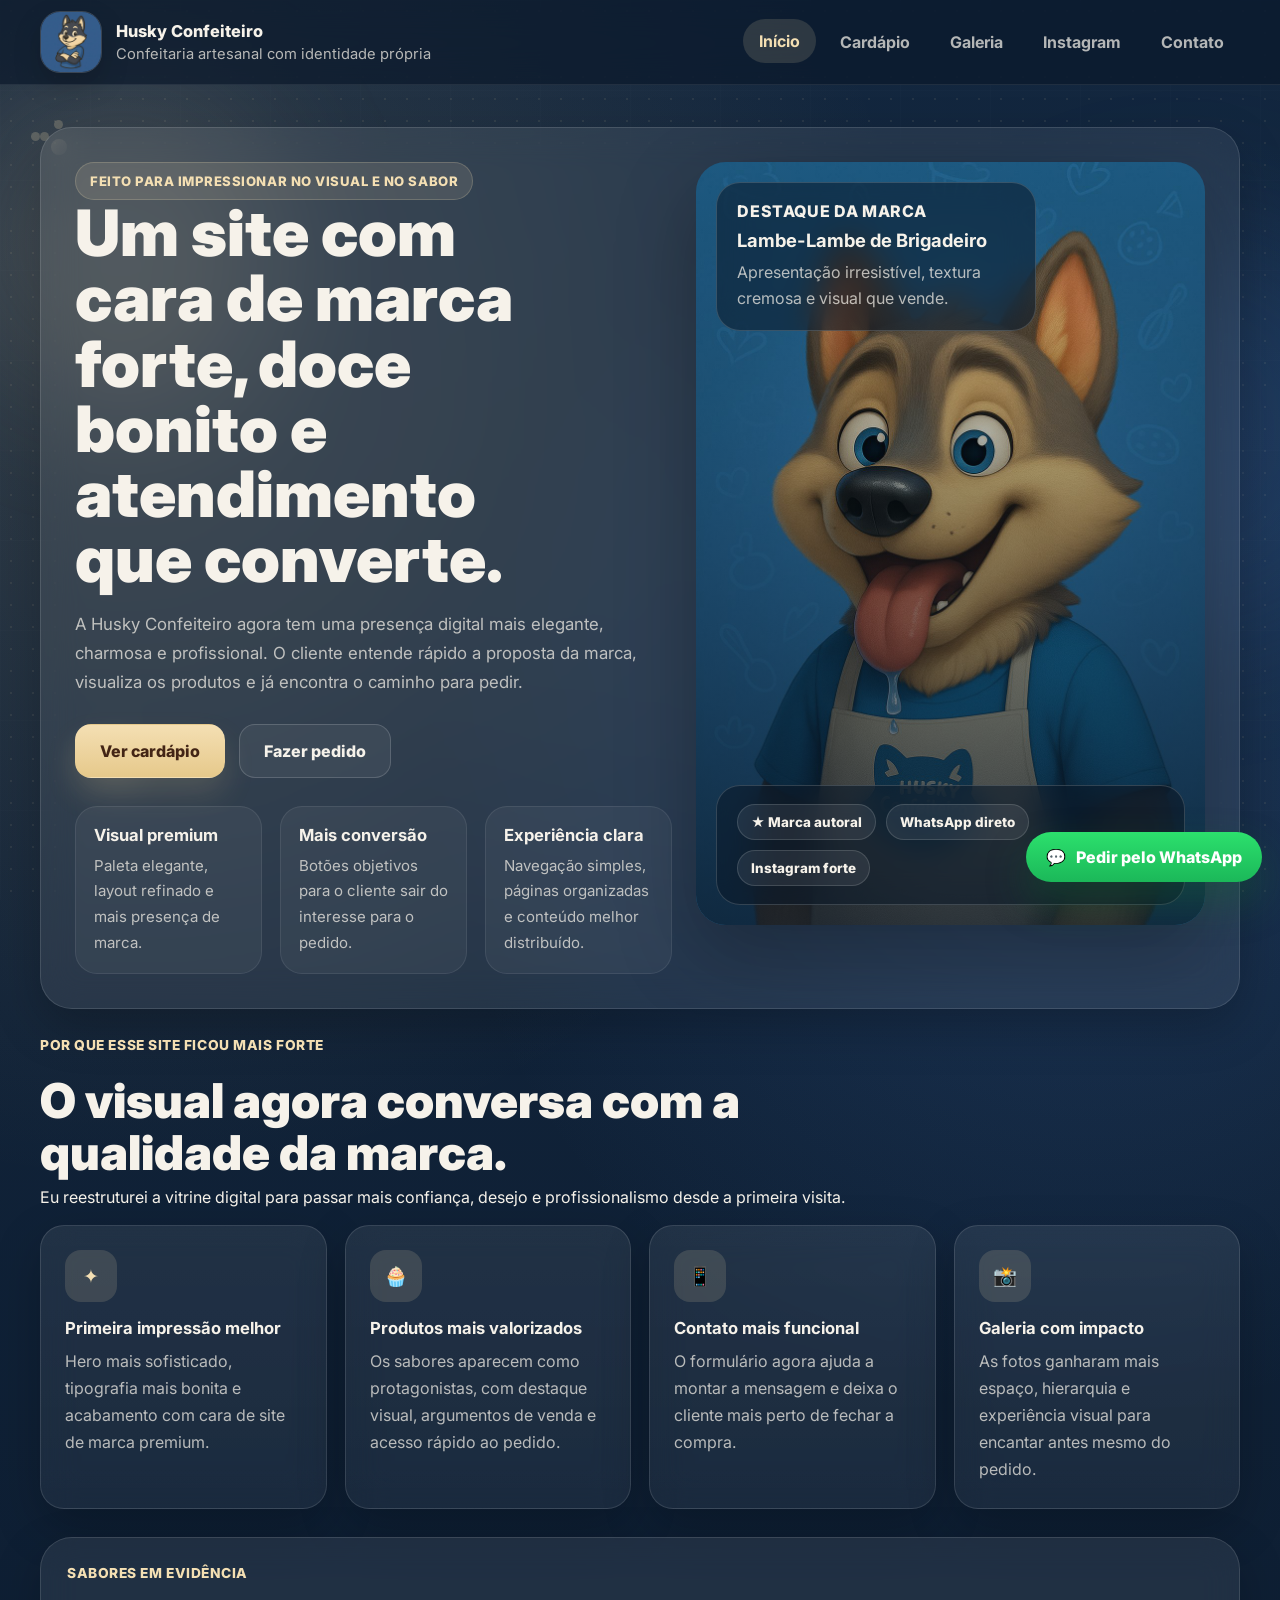
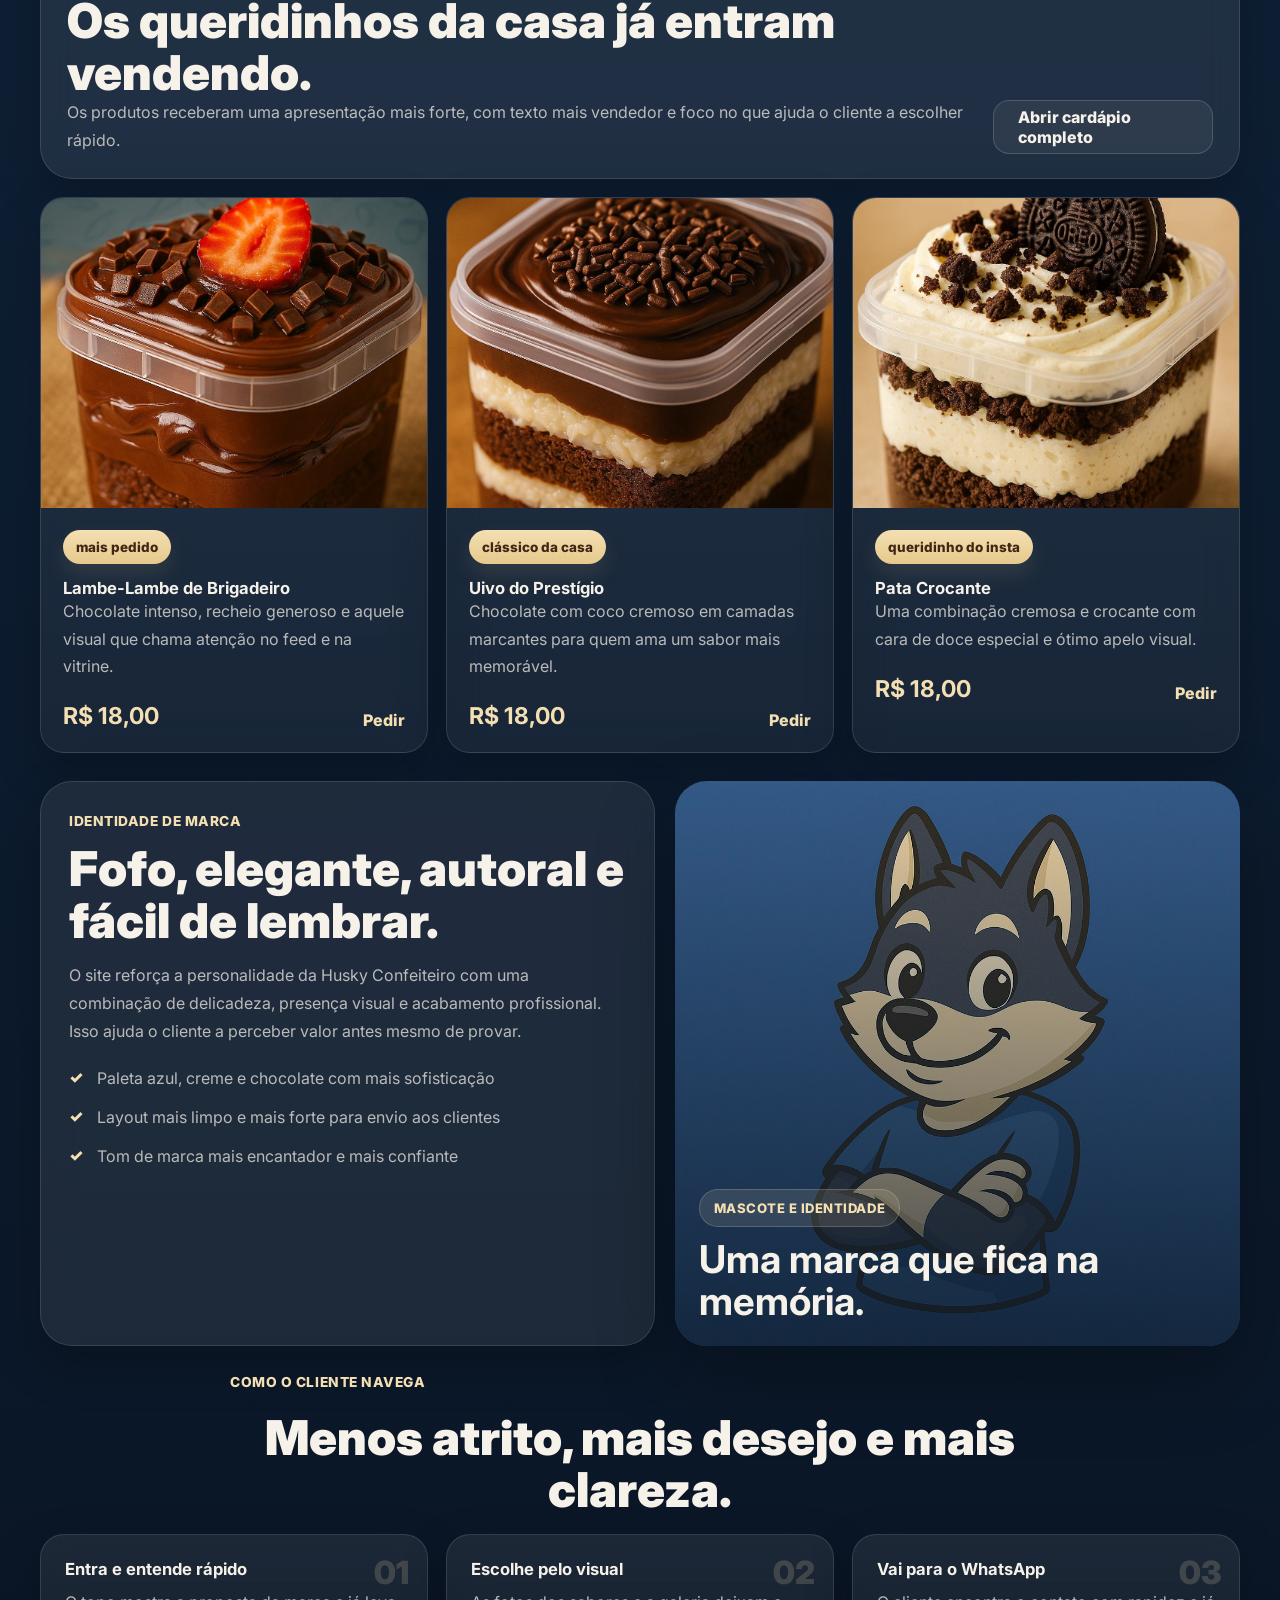
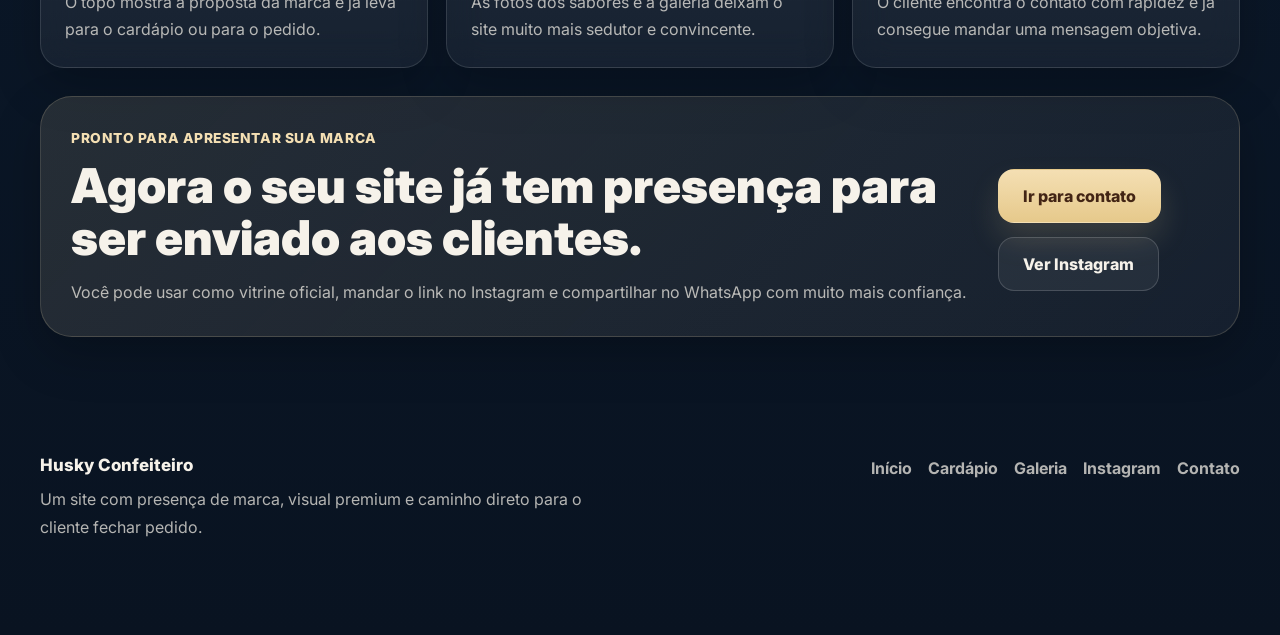
<file: index.html>
<!DOCTYPE html>
<html lang="pt-BR">
<head>
  <meta charset="UTF-8" />
  <meta name="viewport" content="width=device-width, initial-scale=1.0" />
  <title>Husky Confeiteiro | Site oficial</title>
  <meta name="description" content="Bolos de pote artesanais, apresentação marcante e pedidos rápidos pelo WhatsApp." />
  <meta name="theme-color" content="#13273f" />
  <meta property="og:title" content="Husky Confeiteiro | Site oficial" />
  <meta property="og:description" content="Bolos de pote artesanais, apresentação marcante e pedidos rápidos pelo WhatsApp." />
  <meta property="og:image" content="galeria/hero-produto.jpg" />
  <meta property="og:type" content="website" />
  <link rel="preconnect" href="https://fonts.googleapis.com" />
  <link rel="preconnect" href="https://fonts.gstatic.com" crossorigin />
  <link href="https://fonts.googleapis.com/css2?family=Inter:wght@400;500;600;700;800;900&display=swap" rel="stylesheet" />
  <link rel="stylesheet" href="style.css" />
  <link rel="icon" type="image/jpeg" href="galeria/mascote-identidade.jpg" />
</head>
<body data-page="inicio">
  <div class="page-bg" aria-hidden="true">
    <div class="noise"></div>
    <div class="pattern"></div>
    <div class="glow glow-1"></div>
    <div class="glow glow-2"></div>
    <div class="paw paw-1"><span></span></div>
    <div class="paw paw-2"><span></span></div>
    <div class="paw paw-3"><span></span></div>
  </div>

  <a class="whatsapp-float" href="https://wa.me/5511988456865?text=Olá%2C%20gostaria%20de%20fazer%20um%20pedido%20na%20Husky%20Confeiteiro." target="_blank" rel="noreferrer">
    <span>💬</span>
    Pedir pelo WhatsApp
  </a>

  <header class="site-header" id="siteHeader">
    <div class="container header-inner">
      <a href="index.html" class="brand" aria-label="Ir para a página inicial da Husky Confeiteiro">
        <div class="brand-mark">
          <img src="galeria/mascote-identidade.jpg" alt="Mascote da Husky Confeiteiro" />
        </div>
        <div class="brand-text">
          <strong>Husky Confeiteiro</strong>
          <span>Confeitaria artesanal com identidade própria</span>
        </div>
      </a>

      <button class="menu-toggle" id="menuToggle" aria-label="Abrir menu" aria-expanded="false" aria-controls="siteNav">
        <span></span><span></span><span></span>
      </button>

      <nav class="nav" id="siteNav">
        <a href="index.html" data-page-link="inicio">Início</a>
        <a href="cardapio.html" data-page-link="cardapio">Cardápio</a>
        <a href="galeria.html" data-page-link="galeria">Galeria</a>
        <a href="instagram.html" data-page-link="instagram">Instagram</a>
        <a href="contato.html" data-page-link="contato">Contato</a>
      </nav>
    </div>
  </header>

  <main class="page-shell">

    <section class="hero-section container reveal">
      <div class="hero-card hero-home">
        <div class="hero-copy">
          <span class="eyebrow-chip">feito para impressionar no visual e no sabor</span>
          <h1>Um site com cara de marca forte, doce bonito e atendimento que converte.</h1>
          <p>
            A Husky Confeiteiro agora tem uma presença digital mais elegante, charmosa e profissional.
            O cliente entende rápido a proposta da marca, visualiza os produtos e já encontra o caminho para pedir.
          </p>

          <div class="hero-cta-group">
            <a class="btn btn-primary" href="cardapio.html">Ver cardápio</a>
            <a class="btn btn-secondary" href="contato.html">Fazer pedido</a>
          </div>

          <div class="mini-stats">
            <article>
              <strong>Visual premium</strong>
              <span>Paleta elegante, layout refinado e mais presença de marca.</span>
            </article>
            <article>
              <strong>Mais conversão</strong>
              <span>Botões objetivos para o cliente sair do interesse para o pedido.</span>
            </article>
            <article>
              <strong>Experiência clara</strong>
              <span>Navegação simples, páginas organizadas e conteúdo melhor distribuído.</span>
            </article>
          </div>
        </div>

        <div class="hero-visual">
          <div class="hero-visual-frame">
            <img src="hero/boas-vindas-principal.jpg" alt="Produto da Husky Confeiteiro em destaque" />
            <div class="floating-panel floating-panel-top">
              <span class="panel-kicker">Destaque da marca</span>
              <strong>Lambe-Lambe de Brigadeiro</strong>
              <p>Apresentação irresistível, textura cremosa e visual que vende.</p>
            </div>
            <div class="floating-panel floating-panel-bottom">
              <span class="rating-pill">★ Marca autoral</span>
              <span class="rating-pill">WhatsApp direto</span>
              <span class="rating-pill">Instagram forte</span>
            </div>
          </div>
        </div>
      </div>
    </section>

    <section class="container section-spacing reveal">
      <div class="section-header left-limit">
        <span class="eyebrow">por que esse site ficou mais forte</span>
        <h2>O visual agora conversa com a qualidade da marca.</h2>
        <p>Eu reestruturei a vitrine digital para passar mais confiança, desejo e profissionalismo desde a primeira visita.</p>
      </div>

      <div class="value-grid">
        <article class="soft-card icon-card">
          <div class="icon-bubble">✦</div>
          <h3>Primeira impressão melhor</h3>
          <p>Hero mais sofisticado, tipografia mais bonita e acabamento com cara de site de marca premium.</p>
        </article>
        <article class="soft-card icon-card">
          <div class="icon-bubble">🧁</div>
          <h3>Produtos mais valorizados</h3>
          <p>Os sabores aparecem como protagonistas, com destaque visual, argumentos de venda e acesso rápido ao pedido.</p>
        </article>
        <article class="soft-card icon-card">
          <div class="icon-bubble">📱</div>
          <h3>Contato mais funcional</h3>
          <p>O formulário agora ajuda a montar a mensagem e deixa o cliente mais perto de fechar a compra.</p>
        </article>
        <article class="soft-card icon-card">
          <div class="icon-bubble">📸</div>
          <h3>Galeria com impacto</h3>
          <p>As fotos ganharam mais espaço, hierarquia e experiência visual para encantar antes mesmo do pedido.</p>
        </article>
      </div>
    </section>

    <section class="container section-spacing reveal">
      <div class="split-section glass-panel">
        <div>
          <span class="eyebrow">sabores em evidência</span>
          <h2>Os queridinhos da casa já entram vendendo.</h2>
          <p class="section-text">Os produtos receberam uma apresentação mais forte, com texto mais vendedor e foco no que ajuda o cliente a escolher rápido.</p>
        </div>
        <a class="btn btn-secondary" href="cardapio.html">Abrir cardápio completo</a>
      </div>

      <div class="featured-grid">
        <article class="product-spot soft-card">
          <div class="product-spot-image"><img src="produtos/lambe-lambe.jpg" alt="Lambe-Lambe de Brigadeiro" /></div>
          <div class="product-spot-content">
            <span class="product-chip">mais pedido</span>
            <h3>Lambe-Lambe de Brigadeiro</h3>
            <p>Chocolate intenso, recheio generoso e aquele visual que chama atenção no feed e na vitrine.</p>
            <div class="product-spot-footer">
              <strong>R$ 18,00</strong>
              <a href="https://wa.me/5511988456865?text=Olá%2C%20quero%20pedir%20um%20Lambe-Lambe%20de%20Brigadeiro%20da%20Husky%20Confeiteiro." target="_blank" rel="noreferrer">Pedir</a>
            </div>
          </div>
        </article>

        <article class="product-spot soft-card">
          <div class="product-spot-image"><img src="produtos/uivo-prestigio.jpg" alt="Uivo do Prestígio" /></div>
          <div class="product-spot-content">
            <span class="product-chip">clássico da casa</span>
            <h3>Uivo do Prestígio</h3>
            <p>Chocolate com coco cremoso em camadas marcantes para quem ama um sabor mais memorável.</p>
            <div class="product-spot-footer">
              <strong>R$ 18,00</strong>
              <a href="https://wa.me/5511988456865?text=Olá%2C%20quero%20pedir%20um%20Uivo%20do%20Prestígio%20da%20Husky%20Confeiteiro." target="_blank" rel="noreferrer">Pedir</a>
            </div>
          </div>
        </article>

        <article class="product-spot soft-card">
          <div class="product-spot-image"><img src="produtos/pata-crocante.jpg" alt="Pata Crocante" /></div>
          <div class="product-spot-content">
            <span class="product-chip">queridinho do insta</span>
            <h3>Pata Crocante</h3>
            <p>Uma combinação cremosa e crocante com cara de doce especial e ótimo apelo visual.</p>
            <div class="product-spot-footer">
              <strong>R$ 18,00</strong>
              <a href="https://wa.me/5511988456865?text=Olá%2C%20quero%20pedir%20um%20Pata%20Crocante%20da%20Husky%20Confeiteiro." target="_blank" rel="noreferrer">Pedir</a>
            </div>
          </div>
        </article>
      </div>
    </section>

    <section class="container section-spacing reveal">
      <div class="brand-story-grid">
        <article class="story-panel glass-panel">
          <span class="eyebrow">identidade de marca</span>
          <h2>Fofo, elegante, autoral e fácil de lembrar.</h2>
          <p>
            O site reforça a personalidade da Husky Confeiteiro com uma combinação de delicadeza, presença visual e acabamento profissional.
            Isso ajuda o cliente a perceber valor antes mesmo de provar.
          </p>
          <ul class="check-list">
            <li>Paleta azul, creme e chocolate com mais sofisticação</li>
            <li>Layout mais limpo e mais forte para envio aos clientes</li>
            <li>Tom de marca mais encantador e mais confiante</li>
          </ul>
        </article>

        <article class="story-image-card">
          <img src="galeria/mascote-identidade.jpg" alt="Mascote da Husky Confeiteiro" />
          <div class="story-image-card__content">
            <span class="eyebrow-chip">mascote e identidade</span>
            <h3>Uma marca que fica na memória.</h3>
          </div>
        </article>
      </div>
    </section>

    <section class="container section-spacing reveal">
      <div class="section-header center-limit">
        <span class="eyebrow">como o cliente navega</span>
        <h2>Menos atrito, mais desejo e mais clareza.</h2>
      </div>
      <div class="process-grid">
        <article class="soft-card process-card">
          <span class="process-number">01</span>
          <h3>Entra e entende rápido</h3>
          <p>O topo mostra a proposta da marca e já leva para o cardápio ou para o pedido.</p>
        </article>
        <article class="soft-card process-card">
          <span class="process-number">02</span>
          <h3>Escolhe pelo visual</h3>
          <p>As fotos dos sabores e a galeria deixam o site muito mais sedutor e convincente.</p>
        </article>
        <article class="soft-card process-card">
          <span class="process-number">03</span>
          <h3>Vai para o WhatsApp</h3>
          <p>O cliente encontra o contato com rapidez e já consegue mandar uma mensagem objetiva.</p>
        </article>
      </div>
    </section>

    <section class="container section-spacing reveal">
      <div class="cta-banner">
        <div>
          <span class="eyebrow">pronto para apresentar sua marca</span>
          <h2>Agora o seu site já tem presença para ser enviado aos clientes.</h2>
          <p>Você pode usar como vitrine oficial, mandar o link no Instagram e compartilhar no WhatsApp com muito mais confiança.</p>
        </div>
        <div class="cta-banner__actions">
          <a class="btn btn-primary" href="contato.html">Ir para contato</a>
          <a class="btn btn-secondary" href="instagram.html">Ver Instagram</a>
        </div>
      </div>
    </section>

  </main>

  <footer class="site-footer">
    <div class="container footer-shell">
      <div>
        <div class="footer-title">Husky Confeiteiro</div>
        <p class="footer-text">Um site com presença de marca, visual premium e caminho direto para o cliente fechar pedido.</p>
      </div>
      <div class="footer-links">
        <a href="index.html">Início</a>
        <a href="cardapio.html">Cardápio</a>
        <a href="galeria.html">Galeria</a>
        <a href="instagram.html">Instagram</a>
        <a href="contato.html">Contato</a>
      </div>
    </div>
  </footer>

  <script src="script.js"></script>
</body>
</html>
</file>
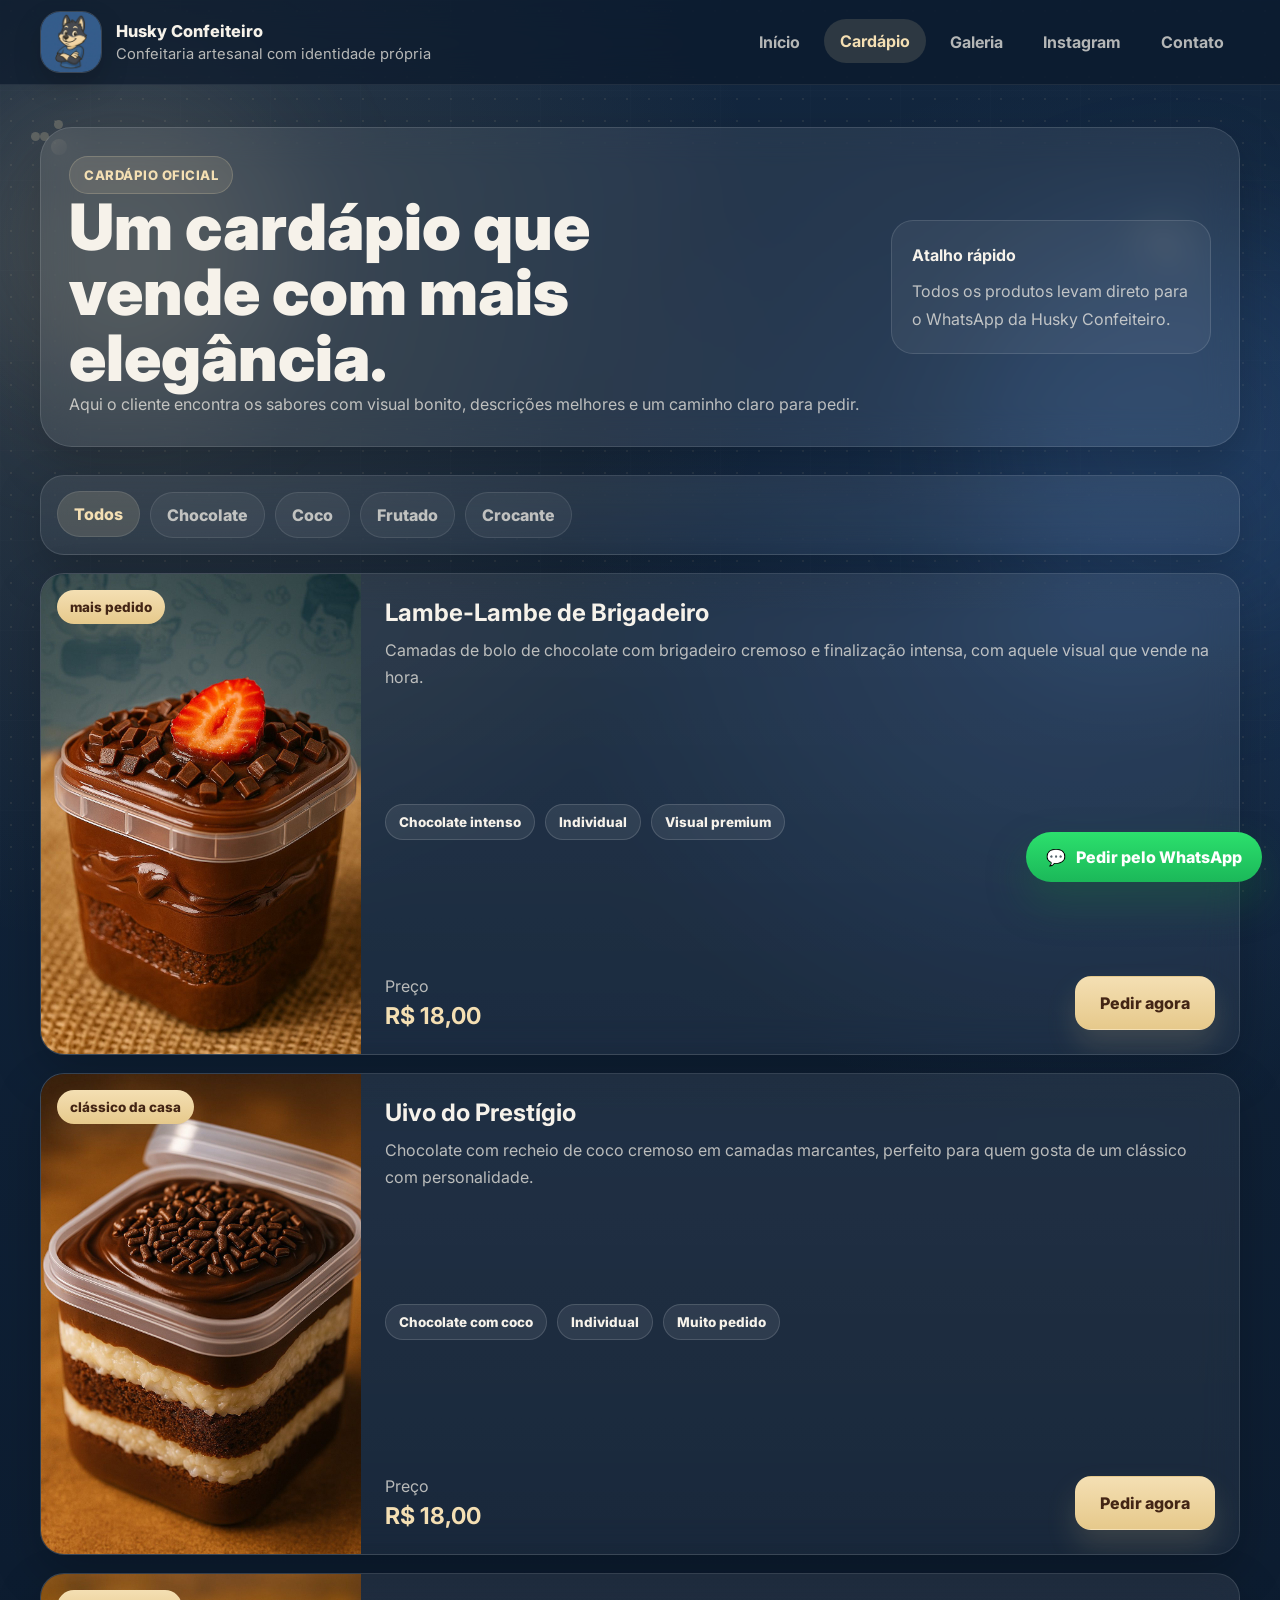
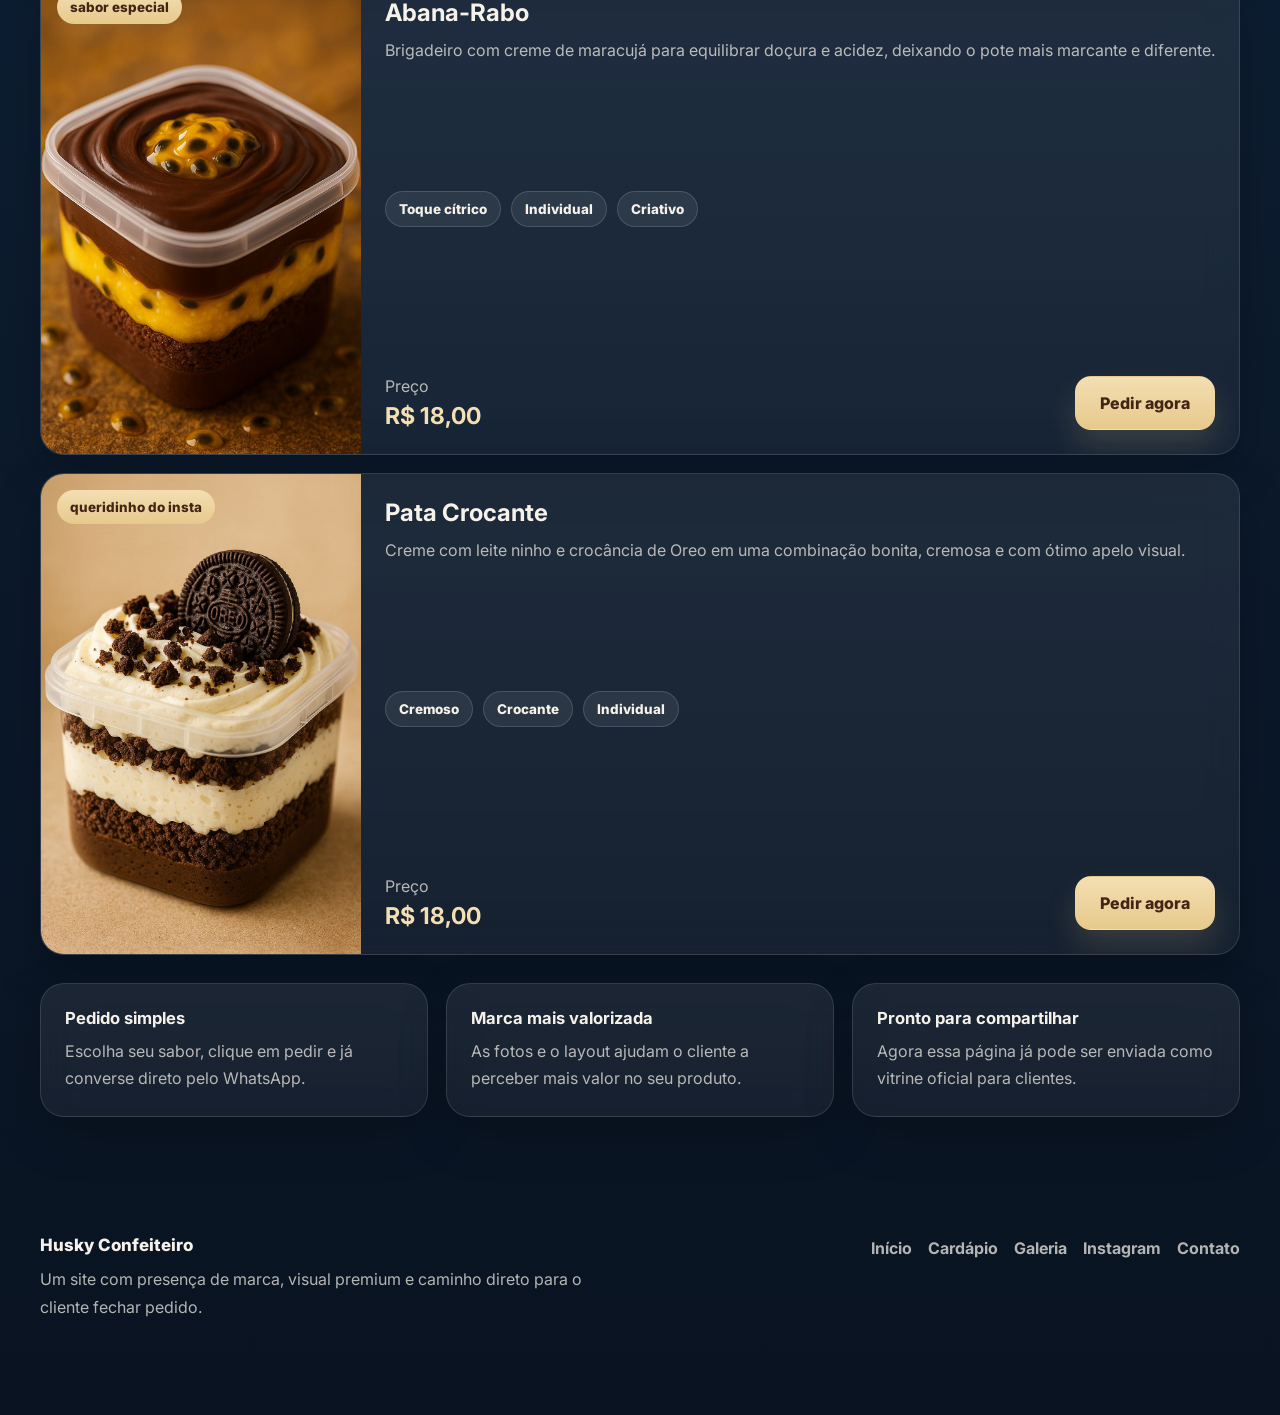
<file: cardapio.html>
<!DOCTYPE html>
<html lang="pt-BR">
<head>
  <meta charset="UTF-8" />
  <meta name="viewport" content="width=device-width, initial-scale=1.0" />
  <title>Husky Confeiteiro | Cardápio</title>
  <meta name="description" content="Conheça o cardápio da Husky Confeiteiro e peça seus sabores favoritos pelo WhatsApp." />
  <meta name="theme-color" content="#13273f" />
  <meta property="og:title" content="Husky Confeiteiro | Cardápio" />
  <meta property="og:description" content="Conheça o cardápio da Husky Confeiteiro e peça seus sabores favoritos pelo WhatsApp." />
  <meta property="og:image" content="galeria/hero-produto.jpg" />
  <meta property="og:type" content="website" />
  <link rel="preconnect" href="https://fonts.googleapis.com" />
  <link rel="preconnect" href="https://fonts.gstatic.com" crossorigin />
  <link href="https://fonts.googleapis.com/css2?family=Inter:wght@400;500;600;700;800;900&display=swap" rel="stylesheet" />
  <link rel="stylesheet" href="style.css" />
  <link rel="icon" type="image/jpeg" href="galeria/mascote-identidade.jpg" />
</head>
<body data-page="cardapio">
  <div class="page-bg" aria-hidden="true">
    <div class="noise"></div>
    <div class="pattern"></div>
    <div class="glow glow-1"></div>
    <div class="glow glow-2"></div>
    <div class="paw paw-1"><span></span></div>
    <div class="paw paw-2"><span></span></div>
    <div class="paw paw-3"><span></span></div>
  </div>

  <a class="whatsapp-float" href="https://wa.me/5511988456865?text=Olá%2C%20gostaria%20de%20fazer%20um%20pedido%20na%20Husky%20Confeiteiro." target="_blank" rel="noreferrer">
    <span>💬</span>
    Pedir pelo WhatsApp
  </a>

  <header class="site-header" id="siteHeader">
    <div class="container header-inner">
      <a href="index.html" class="brand" aria-label="Ir para a página inicial da Husky Confeiteiro">
        <div class="brand-mark">
          <img src="galeria/mascote-identidade.jpg" alt="Mascote da Husky Confeiteiro" />
        </div>
        <div class="brand-text">
          <strong>Husky Confeiteiro</strong>
          <span>Confeitaria artesanal com identidade própria</span>
        </div>
      </a>

      <button class="menu-toggle" id="menuToggle" aria-label="Abrir menu" aria-expanded="false" aria-controls="siteNav">
        <span></span><span></span><span></span>
      </button>

      <nav class="nav" id="siteNav">
        <a href="index.html" data-page-link="inicio">Início</a>
        <a href="cardapio.html" data-page-link="cardapio">Cardápio</a>
        <a href="galeria.html" data-page-link="galeria">Galeria</a>
        <a href="instagram.html" data-page-link="instagram">Instagram</a>
        <a href="contato.html" data-page-link="contato">Contato</a>
      </nav>
    </div>
  </header>

  <main class="page-shell">

    <section class="container page-hero reveal">
      <div class="page-hero-card glass-panel">
        <div>
          <span class="eyebrow-chip">cardápio oficial</span>
          <h1>Um cardápio que vende com mais elegância.</h1>
          <p>
            Aqui o cliente encontra os sabores com visual bonito, descrições melhores e um caminho claro para pedir.
          </p>
        </div>
        <div class="hero-side-note">
          <strong>Atalho rápido</strong>
          <p>Todos os produtos levam direto para o WhatsApp da Husky Confeiteiro.</p>
        </div>
      </div>
    </section>

    <section class="container section-spacing reveal">
      <div class="filter-bar soft-card">
        <button class="filter-chip active" type="button" data-filter="all">Todos</button>
        <button class="filter-chip" type="button" data-filter="chocolate">Chocolate</button>
        <button class="filter-chip" type="button" data-filter="coco">Coco</button>
        <button class="filter-chip" type="button" data-filter="frutado">Frutado</button>
        <button class="filter-chip" type="button" data-filter="crocante">Crocante</button>
      </div>

      <div class="menu-premium-grid">
        <article class="menu-premium-card soft-card reveal" data-category="chocolate">
          <div class="menu-premium-image">
            <img src="produtos/lambe-lambe.jpg" alt="Lambe-Lambe de Brigadeiro" />
            <span class="menu-badge">mais pedido</span>
          </div>
          <div class="menu-premium-content">
            <div>
              <h2>Lambe-Lambe de Brigadeiro</h2>
              <p>Camadas de bolo de chocolate com brigadeiro cremoso e finalização intensa, com aquele visual que vende na hora.</p>
            </div>
            <div class="tag-row">
              <span class="tag">Chocolate intenso</span>
              <span class="tag">Individual</span>
              <span class="tag">Visual premium</span>
            </div>
            <div class="menu-bottom-row">
              <div class="price-block">
                <span>Preço</span>
                <strong>R$ 18,00</strong>
              </div>
              <a class="btn btn-primary" href="https://wa.me/5511988456865?text=Olá%2C%20quero%20pedir%20um%20Lambe-Lambe%20de%20Brigadeiro%20da%20Husky%20Confeiteiro." target="_blank" rel="noreferrer">Pedir agora</a>
            </div>
          </div>
        </article>

        <article class="menu-premium-card soft-card reveal" data-category="chocolate coco">
          <div class="menu-premium-image">
            <img src="produtos/uivo-prestigio.jpg" alt="Uivo do Prestígio" />
            <span class="menu-badge">clássico da casa</span>
          </div>
          <div class="menu-premium-content">
            <div>
              <h2>Uivo do Prestígio</h2>
              <p>Chocolate com recheio de coco cremoso em camadas marcantes, perfeito para quem gosta de um clássico com personalidade.</p>
            </div>
            <div class="tag-row">
              <span class="tag">Chocolate com coco</span>
              <span class="tag">Individual</span>
              <span class="tag">Muito pedido</span>
            </div>
            <div class="menu-bottom-row">
              <div class="price-block">
                <span>Preço</span>
                <strong>R$ 18,00</strong>
              </div>
              <a class="btn btn-primary" href="https://wa.me/5511988456865?text=Olá%2C%20quero%20pedir%20um%20Uivo%20do%20Prestígio%20da%20Husky%20Confeiteiro." target="_blank" rel="noreferrer">Pedir agora</a>
            </div>
          </div>
        </article>

        <article class="menu-premium-card soft-card reveal" data-category="frutado chocolate">
          <div class="menu-premium-image">
            <img src="produtos/abana-rabo.jpg" alt="Abana-Rabo" />
            <span class="menu-badge">sabor especial</span>
          </div>
          <div class="menu-premium-content">
            <div>
              <h2>Abana-Rabo</h2>
              <p>Brigadeiro com creme de maracujá para equilibrar doçura e acidez, deixando o pote mais marcante e diferente.</p>
            </div>
            <div class="tag-row">
              <span class="tag">Toque cítrico</span>
              <span class="tag">Individual</span>
              <span class="tag">Criativo</span>
            </div>
            <div class="menu-bottom-row">
              <div class="price-block">
                <span>Preço</span>
                <strong>R$ 18,00</strong>
              </div>
              <a class="btn btn-primary" href="https://wa.me/5511988456865?text=Olá%2C%20quero%20pedir%20um%20Abana-Rabo%20da%20Husky%20Confeiteiro." target="_blank" rel="noreferrer">Pedir agora</a>
            </div>
          </div>
        </article>

        <article class="menu-premium-card soft-card reveal" data-category="crocante">
          <div class="menu-premium-image">
            <img src="produtos/pata-crocante.jpg" alt="Pata Crocante" />
            <span class="menu-badge">queridinho do insta</span>
          </div>
          <div class="menu-premium-content">
            <div>
              <h2>Pata Crocante</h2>
              <p>Creme com leite ninho e crocância de Oreo em uma combinação bonita, cremosa e com ótimo apelo visual.</p>
            </div>
            <div class="tag-row">
              <span class="tag">Cremoso</span>
              <span class="tag">Crocante</span>
              <span class="tag">Individual</span>
            </div>
            <div class="menu-bottom-row">
              <div class="price-block">
                <span>Preço</span>
                <strong>R$ 18,00</strong>
              </div>
              <a class="btn btn-primary" href="https://wa.me/5511988456865?text=Olá%2C%20quero%20pedir%20um%20Pata%20Crocante%20da%20Husky%20Confeiteiro." target="_blank" rel="noreferrer">Pedir agora</a>
            </div>
          </div>
        </article>
      </div>
    </section>

    <section class="container section-spacing reveal">
      <div class="info-band">
        <article class="soft-card info-band__card">
          <h3>Pedido simples</h3>
          <p>Escolha seu sabor, clique em pedir e já converse direto pelo WhatsApp.</p>
        </article>
        <article class="soft-card info-band__card">
          <h3>Marca mais valorizada</h3>
          <p>As fotos e o layout ajudam o cliente a perceber mais valor no seu produto.</p>
        </article>
        <article class="soft-card info-band__card">
          <h3>Pronto para compartilhar</h3>
          <p>Agora essa página já pode ser enviada como vitrine oficial para clientes.</p>
        </article>
      </div>
    </section>

  </main>

  <footer class="site-footer">
    <div class="container footer-shell">
      <div>
        <div class="footer-title">Husky Confeiteiro</div>
        <p class="footer-text">Um site com presença de marca, visual premium e caminho direto para o cliente fechar pedido.</p>
      </div>
      <div class="footer-links">
        <a href="index.html">Início</a>
        <a href="cardapio.html">Cardápio</a>
        <a href="galeria.html">Galeria</a>
        <a href="instagram.html">Instagram</a>
        <a href="contato.html">Contato</a>
      </div>
    </div>
  </footer>

  <script src="script.js"></script>
</body>
</html>
</file>
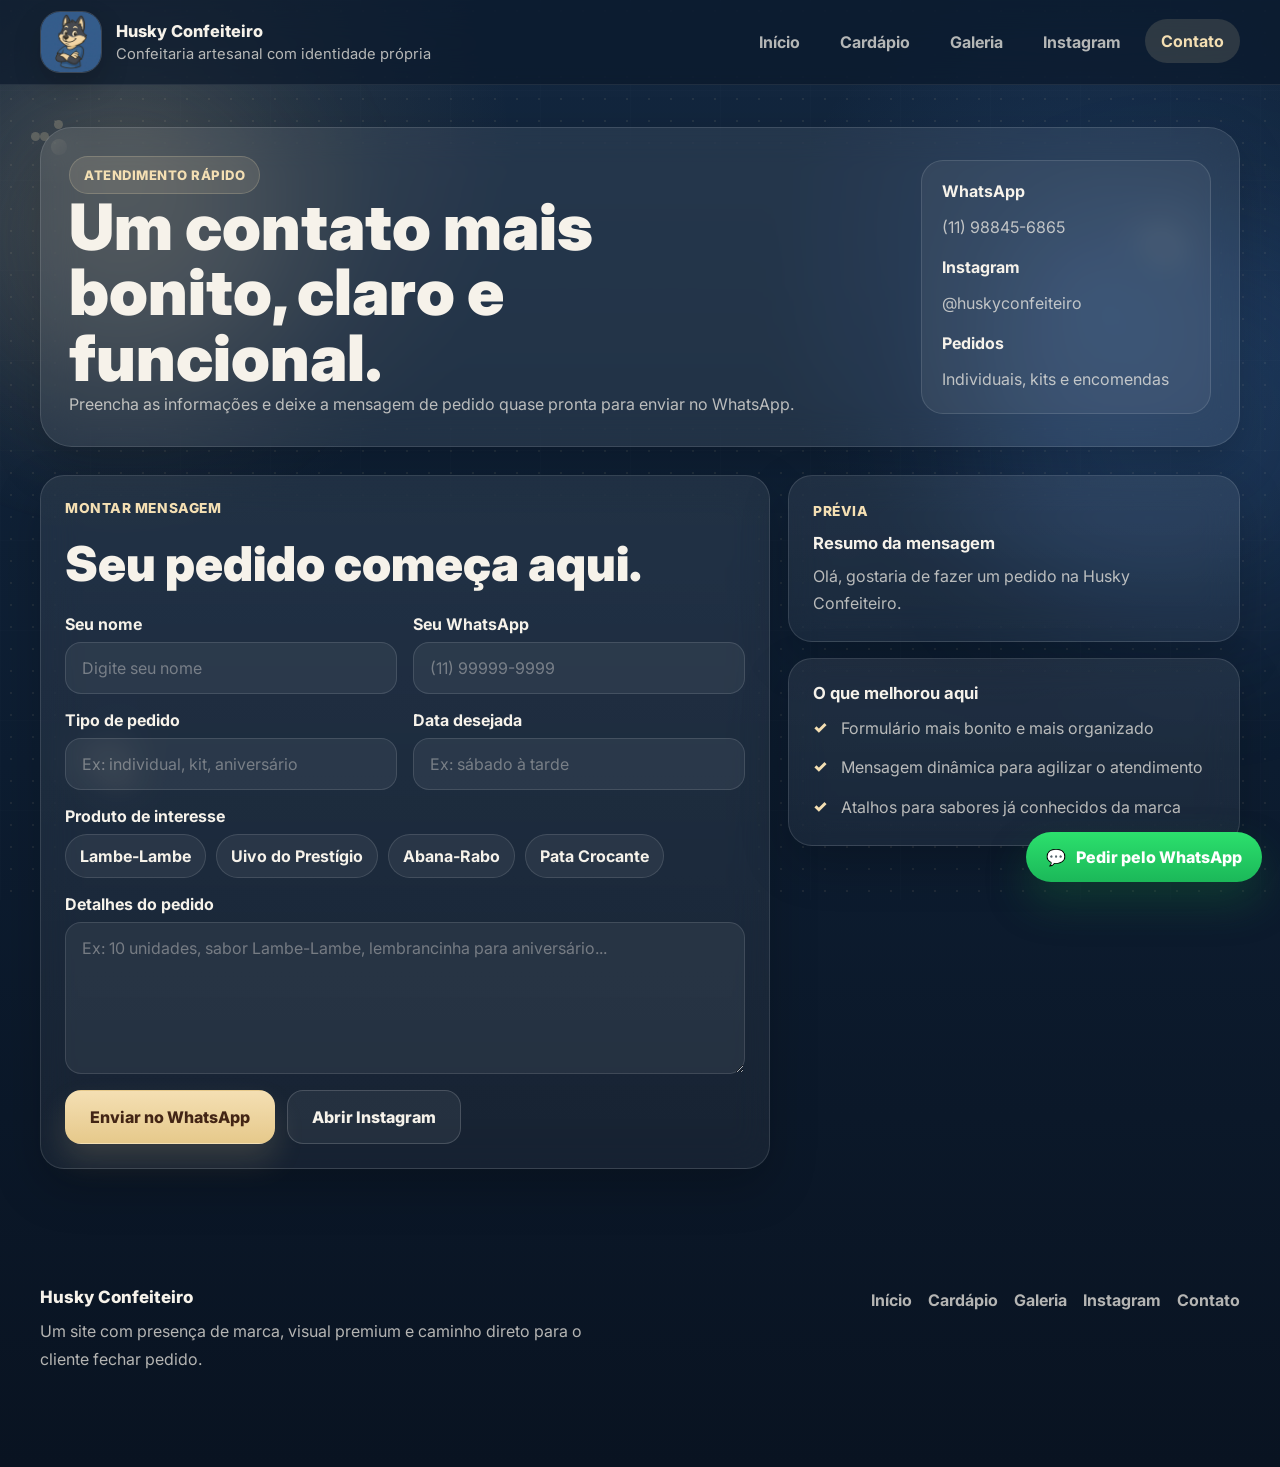
<file: contato.html>
<!DOCTYPE html>
<html lang="pt-BR">
<head>
  <meta charset="UTF-8" />
  <meta name="viewport" content="width=device-width, initial-scale=1.0" />
  <title>Husky Confeiteiro | Contato</title>
  <meta name="description" content="Entre em contato com a Husky Confeiteiro e monte sua mensagem de pedido pelo WhatsApp." />
  <meta name="theme-color" content="#13273f" />
  <meta property="og:title" content="Husky Confeiteiro | Contato" />
  <meta property="og:description" content="Entre em contato com a Husky Confeiteiro e monte sua mensagem de pedido pelo WhatsApp." />
  <meta property="og:image" content="galeria/hero-produto.jpg" />
  <meta property="og:type" content="website" />
  <link rel="preconnect" href="https://fonts.googleapis.com" />
  <link rel="preconnect" href="https://fonts.gstatic.com" crossorigin />
  <link href="https://fonts.googleapis.com/css2?family=Inter:wght@400;500;600;700;800;900&display=swap" rel="stylesheet" />
  <link rel="stylesheet" href="style.css" />
  <link rel="icon" type="image/jpeg" href="galeria/mascote-identidade.jpg" />
</head>
<body data-page="contato">
  <div class="page-bg" aria-hidden="true">
    <div class="noise"></div>
    <div class="pattern"></div>
    <div class="glow glow-1"></div>
    <div class="glow glow-2"></div>
    <div class="paw paw-1"><span></span></div>
    <div class="paw paw-2"><span></span></div>
    <div class="paw paw-3"><span></span></div>
  </div>

  <a class="whatsapp-float" href="https://wa.me/5511988456865?text=Olá%2C%20gostaria%20de%20fazer%20um%20pedido%20na%20Husky%20Confeiteiro." target="_blank" rel="noreferrer">
    <span>💬</span>
    Pedir pelo WhatsApp
  </a>

  <header class="site-header" id="siteHeader">
    <div class="container header-inner">
      <a href="index.html" class="brand" aria-label="Ir para a página inicial da Husky Confeiteiro">
        <div class="brand-mark">
          <img src="galeria/mascote-identidade.jpg" alt="Mascote da Husky Confeiteiro" />
        </div>
        <div class="brand-text">
          <strong>Husky Confeiteiro</strong>
          <span>Confeitaria artesanal com identidade própria</span>
        </div>
      </a>

      <button class="menu-toggle" id="menuToggle" aria-label="Abrir menu" aria-expanded="false" aria-controls="siteNav">
        <span></span><span></span><span></span>
      </button>

      <nav class="nav" id="siteNav">
        <a href="index.html" data-page-link="inicio">Início</a>
        <a href="cardapio.html" data-page-link="cardapio">Cardápio</a>
        <a href="galeria.html" data-page-link="galeria">Galeria</a>
        <a href="instagram.html" data-page-link="instagram">Instagram</a>
        <a href="contato.html" data-page-link="contato">Contato</a>
      </nav>
    </div>
  </header>

  <main class="page-shell">

    <section class="container page-hero reveal">
      <div class="page-hero-card glass-panel contact-page-hero">
        <div>
          <span class="eyebrow-chip">atendimento rápido</span>
          <h1>Um contato mais bonito, claro e funcional.</h1>
          <p>Preencha as informações e deixe a mensagem de pedido quase pronta para enviar no WhatsApp.</p>
        </div>
        <div class="contact-info-stack">
          <div><strong>WhatsApp</strong><span>(11) 98845-6865</span></div>
          <div><strong>Instagram</strong><span>@huskyconfeiteiro</span></div>
          <div><strong>Pedidos</strong><span>Individuais, kits e encomendas</span></div>
        </div>
      </div>
    </section>

    <section class="container section-spacing reveal">
      <div class="contact-layout">
        <article class="soft-card contact-form-card">
          <div class="section-header left-limit compact-head">
            <span class="eyebrow">montar mensagem</span>
            <h2>Seu pedido começa aqui.</h2>
          </div>

          <form class="contact-form premium-form" id="contactForm">
            <div class="field">
              <label for="name">Seu nome</label>
              <input id="name" name="name" type="text" placeholder="Digite seu nome" />
            </div>

            <div class="field">
              <label for="whatsapp">Seu WhatsApp</label>
              <input id="whatsapp" name="whatsapp" type="text" placeholder="(11) 99999-9999" />
            </div>

            <div class="field">
              <label for="orderType">Tipo de pedido</label>
              <input id="orderType" name="orderType" type="text" placeholder="Ex: individual, kit, aniversário" />
            </div>

            <div class="field">
              <label for="date">Data desejada</label>
              <input id="date" name="date" type="text" placeholder="Ex: sábado à tarde" />
            </div>

            <div class="field field-full">
              <label>Produto de interesse</label>
              <div class="quick-product-row">
                <button class="quick-product" type="button" data-product="Lambe-Lambe de Brigadeiro">Lambe-Lambe</button>
                <button class="quick-product" type="button" data-product="Uivo do Prestígio">Uivo do Prestígio</button>
                <button class="quick-product" type="button" data-product="Abana-Rabo">Abana-Rabo</button>
                <button class="quick-product" type="button" data-product="Pata Crocante">Pata Crocante</button>
              </div>
            </div>

            <div class="field field-full">
              <label for="details">Detalhes do pedido</label>
              <textarea id="details" name="details" rows="6" placeholder="Ex: 10 unidades, sabor Lambe-Lambe, lembrancinha para aniversário..."></textarea>
            </div>

            <div class="contact-actions field-full">
              <a class="btn btn-primary" id="whatsContactBtn" target="_blank" rel="noreferrer" href="https://wa.me/5511988456865?text=Olá%2C%20gostaria%20de%20fazer%20um%20pedido%20na%20Husky%20Confeiteiro.">
                Enviar no WhatsApp
              </a>
              <a class="btn btn-secondary" href="https://www.instagram.com/huskyconfeiteiro/?utm_source=ig_web_button_share_sheet" target="_blank" rel="noreferrer">Abrir Instagram</a>
            </div>
          </form>
        </article>

        <aside class="contact-side-column">
          <article class="soft-card summary-card">
            <span class="eyebrow">prévia</span>
            <h3>Resumo da mensagem</h3>
            <p id="messagePreview">Olá, gostaria de fazer um pedido na Husky Confeiteiro.</p>
          </article>

          <article class="soft-card contact-note-card">
            <h3>O que melhorou aqui</h3>
            <ul class="check-list compact-check">
              <li>Formulário mais bonito e mais organizado</li>
              <li>Mensagem dinâmica para agilizar o atendimento</li>
              <li>Atalhos para sabores já conhecidos da marca</li>
            </ul>
          </article>
        </aside>
      </div>
    </section>

  </main>

  <footer class="site-footer">
    <div class="container footer-shell">
      <div>
        <div class="footer-title">Husky Confeiteiro</div>
        <p class="footer-text">Um site com presença de marca, visual premium e caminho direto para o cliente fechar pedido.</p>
      </div>
      <div class="footer-links">
        <a href="index.html">Início</a>
        <a href="cardapio.html">Cardápio</a>
        <a href="galeria.html">Galeria</a>
        <a href="instagram.html">Instagram</a>
        <a href="contato.html">Contato</a>
      </div>
    </div>
  </footer>

  <script src="script.js"></script>
</body>
</html>
</file>
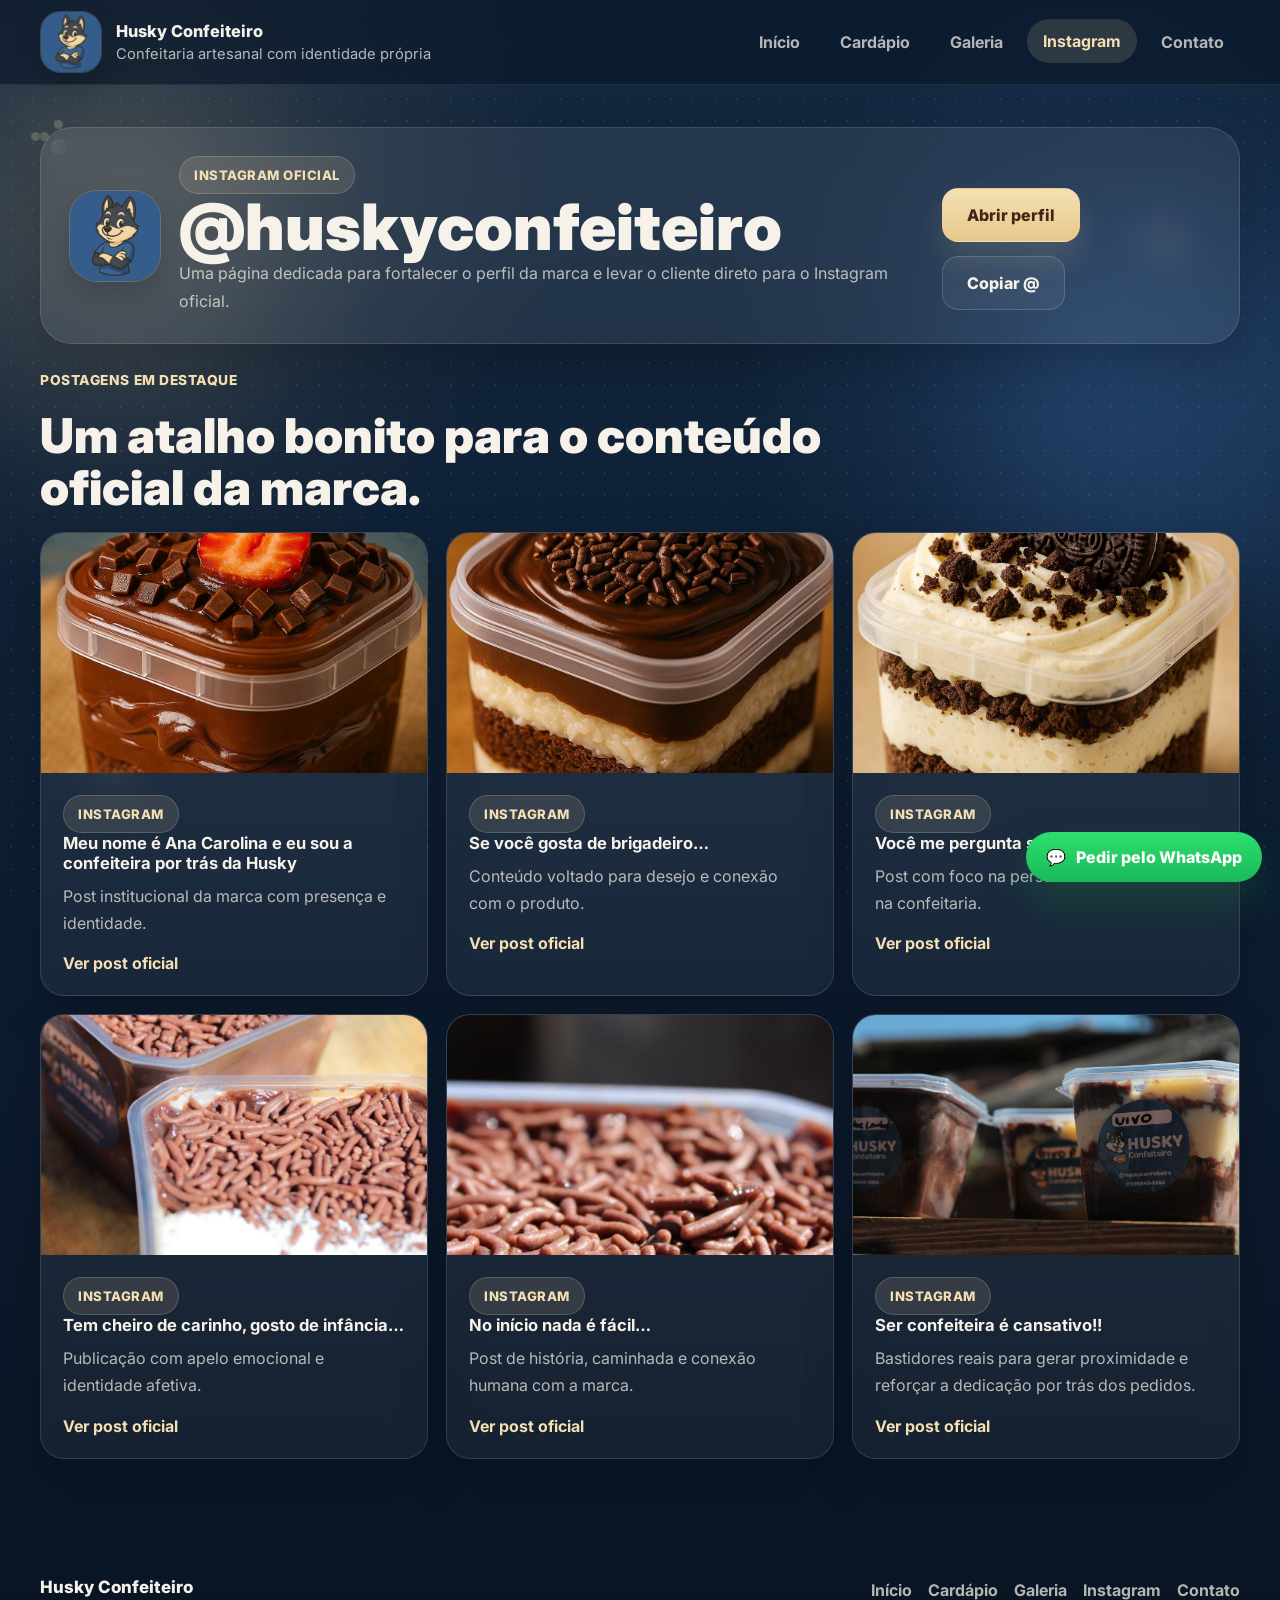
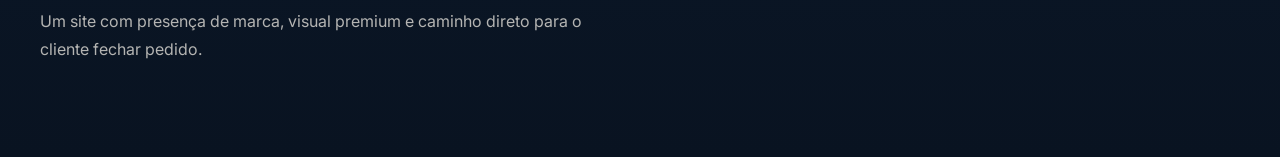
<file: instagram.html>
<!DOCTYPE html>
<html lang="pt-BR">
<head>
  <meta charset="UTF-8" />
  <meta name="viewport" content="width=device-width, initial-scale=1.0" />
  <title>Husky Confeiteiro | Instagram</title>
  <meta name="description" content="Acompanhe o Instagram oficial da Husky Confeiteiro e veja as postagens em destaque." />
  <meta name="theme-color" content="#13273f" />
  <meta property="og:title" content="Husky Confeiteiro | Instagram" />
  <meta property="og:description" content="Acompanhe o Instagram oficial da Husky Confeiteiro e veja as postagens em destaque." />
  <meta property="og:image" content="galeria/hero-produto.jpg" />
  <meta property="og:type" content="website" />
  <link rel="preconnect" href="https://fonts.googleapis.com" />
  <link rel="preconnect" href="https://fonts.gstatic.com" crossorigin />
  <link href="https://fonts.googleapis.com/css2?family=Inter:wght@400;500;600;700;800;900&display=swap" rel="stylesheet" />
  <link rel="stylesheet" href="style.css" />
  <link rel="icon" type="image/jpeg" href="galeria/mascote-identidade.jpg" />
</head>
<body data-page="instagram">
  <div class="page-bg" aria-hidden="true">
    <div class="noise"></div>
    <div class="pattern"></div>
    <div class="glow glow-1"></div>
    <div class="glow glow-2"></div>
    <div class="paw paw-1"><span></span></div>
    <div class="paw paw-2"><span></span></div>
    <div class="paw paw-3"><span></span></div>
  </div>

  <a class="whatsapp-float" href="https://wa.me/5511988456865?text=Olá%2C%20gostaria%20de%20fazer%20um%20pedido%20na%20Husky%20Confeiteiro." target="_blank" rel="noreferrer">
    <span>💬</span>
    Pedir pelo WhatsApp
  </a>

  <header class="site-header" id="siteHeader">
    <div class="container header-inner">
      <a href="index.html" class="brand" aria-label="Ir para a página inicial da Husky Confeiteiro">
        <div class="brand-mark">
          <img src="galeria/mascote-identidade.jpg" alt="Mascote da Husky Confeiteiro" />
        </div>
        <div class="brand-text">
          <strong>Husky Confeiteiro</strong>
          <span>Confeitaria artesanal com identidade própria</span>
        </div>
      </a>

      <button class="menu-toggle" id="menuToggle" aria-label="Abrir menu" aria-expanded="false" aria-controls="siteNav">
        <span></span><span></span><span></span>
      </button>

      <nav class="nav" id="siteNav">
        <a href="index.html" data-page-link="inicio">Início</a>
        <a href="cardapio.html" data-page-link="cardapio">Cardápio</a>
        <a href="galeria.html" data-page-link="galeria">Galeria</a>
        <a href="instagram.html" data-page-link="instagram">Instagram</a>
        <a href="contato.html" data-page-link="contato">Contato</a>
      </nav>
    </div>
  </header>

  <main class="page-shell">

    <section class="container page-hero reveal">
      <div class="instagram-page-hero glass-panel">
        <div class="instagram-profile-card">
          <img class="profile-avatar" src="galeria/mascote-identidade.jpg" alt="Foto de perfil da Husky Confeiteiro" />
          <div>
            <span class="eyebrow-chip">instagram oficial</span>
            <h1>@huskyconfeiteiro</h1>
            <p>
              Uma página dedicada para fortalecer o perfil da marca e levar o cliente direto para o Instagram oficial.
            </p>
          </div>
        </div>
        <div class="instagram-page-actions">
          <a class="btn btn-primary" href="https://www.instagram.com/huskyconfeiteiro/?utm_source=ig_web_button_share_sheet" target="_blank" rel="noreferrer">Abrir perfil</a>
          <button class="btn btn-secondary" type="button" id="copyInstagramBtn" data-copy-text="@huskyconfeiteiro">Copiar @</button>
        </div>
      </div>
    </section>

    <section class="container section-spacing reveal">
      <div class="section-header left-limit">
        <span class="eyebrow">postagens em destaque</span>
        <h2>Um atalho bonito para o conteúdo oficial da marca.</h2>
      </div>

      <div class="instagram-post-grid">
        <a class="instagram-post-card soft-card" href="https://www.instagram.com/p/DMoM57KuNoA/?utm_source=ig_web_button_share_sheet" target="_blank" rel="noreferrer">
          <div class="instagram-post-card__image"><img src="produtos/lambe-lambe.jpg" alt="Post oficial da Husky Confeiteiro" /></div>
          <div class="instagram-post-card__content">
            <span class="post-label">Instagram</span>
            <h3>Meu nome é Ana Carolina e eu sou a confeiteira por trás da Husky</h3>
            <p>Post institucional da marca com presença e identidade.</p>
            <strong>Ver post oficial</strong>
          </div>
        </a>

        <a class="instagram-post-card soft-card" href="https://www.instagram.com/p/DXEsjxmDnqh/?utm_source=ig_web_button_share_sheet" target="_blank" rel="noreferrer">
          <div class="instagram-post-card__image"><img src="produtos/uivo-prestigio.jpg" alt="Post oficial da Husky Confeiteiro" /></div>
          <div class="instagram-post-card__content">
            <span class="post-label">Instagram</span>
            <h3>Se você gosta de brigadeiro…</h3>
            <p>Conteúdo voltado para desejo e conexão com o produto.</p>
            <strong>Ver post oficial</strong>
          </div>
        </a>

        <a class="instagram-post-card soft-card" href="https://www.instagram.com/p/DXHiGODEdrK/?utm_source=ig_web_button_share_sheet" target="_blank" rel="noreferrer">
          <div class="instagram-post-card__image"><img src="produtos/pata-crocante.jpg" alt="Post oficial da Husky Confeiteiro" /></div>
          <div class="instagram-post-card__content">
            <span class="post-label">Instagram</span>
            <h3>Você me pergunta sobre a minha paixão…</h3>
            <p>Post com foco na personalidade da marca e na confeitaria.</p>
            <strong>Ver post oficial</strong>
          </div>
        </a>

        <a class="instagram-post-card soft-card" href="https://www.instagram.com/p/DVWCdtWEVT4/?utm_source=ig_web_button_share_sheet" target="_blank" rel="noreferrer">
          <div class="instagram-post-card__image"><img src="galeria/campanha-semana.jpg" alt="Post oficial da Husky Confeiteiro" /></div>
          <div class="instagram-post-card__content">
            <span class="post-label">Instagram</span>
            <h3>Tem cheiro de carinho, gosto de infância…</h3>
            <p>Publicação com apelo emocional e identidade afetiva.</p>
            <strong>Ver post oficial</strong>
          </div>
        </a>

        <a class="instagram-post-card soft-card" href="https://www.instagram.com/p/DVmvlGHDYpk/?utm_source=ig_web_button_share_sheet" target="_blank" rel="noreferrer">
          <div class="instagram-post-card__image"><img src="galeria/bastidores-producao.jpg" alt="Post oficial da Husky Confeiteiro" /></div>
          <div class="instagram-post-card__content">
            <span class="post-label">Instagram</span>
            <h3>No início nada é fácil…</h3>
            <p>Post de história, caminhada e conexão humana com a marca.</p>
            <strong>Ver post oficial</strong>
          </div>
        </a>

        <a class="instagram-post-card soft-card" href="https://www.instagram.com/p/DUgH__xjnkA/?utm_source=ig_web_button_share_sheet" target="_blank" rel="noreferrer">
          <div class="instagram-post-card__image"><img src="galeria/hero-produto.jpg" alt="Post oficial da Husky Confeiteiro" /></div>
          <div class="instagram-post-card__content">
            <span class="post-label">Instagram</span>
            <h3>Ser confeiteira é cansativo!!</h3>
            <p>Bastidores reais para gerar proximidade e reforçar a dedicação por trás dos pedidos.</p>
            <strong>Ver post oficial</strong>
          </div>
        </a>
      </div>
    </section>

  </main>

  <footer class="site-footer">
    <div class="container footer-shell">
      <div>
        <div class="footer-title">Husky Confeiteiro</div>
        <p class="footer-text">Um site com presença de marca, visual premium e caminho direto para o cliente fechar pedido.</p>
      </div>
      <div class="footer-links">
        <a href="index.html">Início</a>
        <a href="cardapio.html">Cardápio</a>
        <a href="galeria.html">Galeria</a>
        <a href="instagram.html">Instagram</a>
        <a href="contato.html">Contato</a>
      </div>
    </div>
  </footer>

  <script src="script.js"></script>
</body>
</html>
</file>
<file: style.css>
:root {
  --bg: #0c1a2c;
  --bg-deep: #091321;
  --surface: rgba(255, 255, 255, 0.08);
  --surface-strong: rgba(255, 255, 255, 0.12);
  --surface-soft: rgba(255, 255, 255, 0.06);
  --line: rgba(255, 255, 255, 0.12);
  --line-strong: rgba(255, 255, 255, 0.18);
  --text: #f6f2ea;
  --muted: rgba(246, 242, 234, 0.72);
  --muted-soft: rgba(246, 242, 234, 0.56);
  --cream: #f4dfb3;
  --cream-strong: #e6c98b;
  --gold: #d3a64f;
  --chocolate: #432515;
  --shadow-xl: 0 30px 80px rgba(0, 0, 0, 0.28);
  --shadow-lg: 0 18px 48px rgba(0, 0, 0, 0.22);
  --shadow-md: 0 12px 28px rgba(0, 0, 0, 0.18);
  --radius-xl: 32px;
  --radius-lg: 24px;
  --radius-md: 18px;
  --radius-sm: 14px;
  --max-width: 1200px;
}

* {
  margin: 0;
  padding: 0;
  box-sizing: border-box;
}

html {
  scroll-behavior: smooth;
}

body {
  min-height: 100vh;
  font-family: 'Inter', Arial, Helvetica, sans-serif;
  color: var(--text);
  overflow-x: hidden;
  background:
    radial-gradient(circle at 10% 10%, rgba(233, 198, 130, 0.14), transparent 22%),
    radial-gradient(circle at 85% 20%, rgba(77, 134, 214, 0.18), transparent 20%),
    linear-gradient(180deg, #13273f 0%, #0d1d31 52%, #091321 100%);
}

body.lightbox-open {
  overflow: hidden;
}

img {
  display: block;
  width: 100%;
}

a {
  color: inherit;
  text-decoration: none;
}

button,
input,
textarea {
  font: inherit;
}

button {
  border: 0;
  background: none;
}

.page-bg {
  position: fixed;
  inset: 0;
  z-index: -1;
  pointer-events: none;
  overflow: hidden;
}

.noise {
  position: absolute;
  inset: 0;
  opacity: 0.03;
  background-image:
    linear-gradient(rgba(255,255,255,0.4) 1px, transparent 1px),
    linear-gradient(90deg, rgba(255,255,255,0.4) 1px, transparent 1px);
  background-size: 90px 90px;
}

.pattern {
  position: absolute;
  inset: 0;
  opacity: 0.08;
  background-image: radial-gradient(var(--cream) 1.2px, transparent 1.2px);
  background-size: 22px 22px;
}

.glow {
  position: absolute;
  border-radius: 999px;
  filter: blur(70px);
}

.glow-1 {
  width: 320px;
  height: 320px;
  top: 80px;
  left: -40px;
  background: rgba(244, 223, 179, 0.12);
}

.glow-2 {
  width: 420px;
  height: 420px;
  right: -120px;
  top: 220px;
  background: rgba(94, 156, 247, 0.12);
}

.paw {
  position: absolute;
  width: 38px;
  height: 38px;
  opacity: 0.22;
}

.paw::before,
.paw::after,
.paw span,
.paw span::before,
.paw span::after {
  content: "";
  position: absolute;
  background: var(--cream);
  border-radius: 999px;
}

.paw::before {
  width: 9px;
  height: 9px;
  left: 14px;
  top: 0;
}

.paw::after {
  width: 9px;
  height: 9px;
  left: 0;
  top: 12px;
}

.paw span::before {
  width: 9px;
  height: 9px;
  right: 0;
  top: 12px;
}

.paw span::after {
  width: 16px;
  height: 16px;
  left: 11px;
  top: 19px;
}

.paw-1 { top: 120px; left: 40px; }
.paw-2 { top: 220px; right: 90px; transform: scale(1.3); }
.paw-3 { bottom: 120px; left: 100px; transform: scale(1.5); }

.container {
  width: min(calc(100% - 32px), var(--max-width));
  margin: 0 auto;
}

.page-shell {
  padding: 34px 0 92px;
}

.section-spacing {
  margin-top: 28px;
}

.glass-panel,
.soft-card,
.hero-card {
  border: 1px solid var(--line);
  background: var(--surface);
  backdrop-filter: blur(18px);
  box-shadow: var(--shadow-lg);
}

.glass-panel,
.hero-card {
  border-radius: var(--radius-xl);
}

.soft-card {
  border-radius: var(--radius-lg);
  background: linear-gradient(180deg, rgba(255,255,255,0.08), rgba(255,255,255,0.05));
}

.site-header {
  position: sticky;
  top: 0;
  z-index: 70;
  background: rgba(10, 24, 41, 0.66);
  backdrop-filter: blur(18px);
  border-bottom: 1px solid rgba(255,255,255,0.08);
  transition: background 0.25s ease, box-shadow 0.25s ease;
}

.site-header.scrolled {
  background: rgba(10, 24, 41, 0.88);
  box-shadow: 0 16px 32px rgba(0,0,0,0.16);
}

.header-inner {
  min-height: 84px;
  display: flex;
  align-items: center;
  justify-content: space-between;
  gap: 18px;
}

.brand {
  display: flex;
  align-items: center;
  gap: 14px;
}

.brand-mark {
  width: 62px;
  height: 62px;
  border-radius: 20px;
  overflow: hidden;
  border: 1px solid rgba(255,255,255,0.16);
  box-shadow: var(--shadow-md);
  flex-shrink: 0;
}

.brand-mark img {
  height: 100%;
  object-fit: cover;
}

.brand-text strong {
  display: block;
  color: var(--text);
  font-size: 1.02rem;
  font-weight: 800;
}

.brand-text span {
  display: block;
  margin-top: 4px;
  color: var(--muted);
  font-size: 0.92rem;
}

.nav {
  display: flex;
  align-items: center;
  gap: 8px;
}

.nav a {
  padding: 12px 16px;
  border-radius: 999px;
  color: var(--muted);
  font-weight: 700;
  transition: background 0.22s ease, color 0.22s ease, transform 0.22s ease;
}

.nav a:hover,
.nav a.active {
  background: rgba(244, 223, 179, 0.14);
  color: var(--cream);
  transform: translateY(-1px);
}

.menu-toggle {
  display: none;
  width: 52px;
  height: 52px;
  border-radius: 16px;
  border: 1px solid rgba(255,255,255,0.12);
  background: rgba(255,255,255,0.06);
  align-items: center;
  justify-content: center;
  flex-direction: column;
  gap: 5px;
  cursor: pointer;
}

.menu-toggle span {
  width: 22px;
  height: 2px;
  background: var(--text);
  border-radius: 999px;
}

.whatsapp-float {
  position: fixed;
  right: 18px;
  bottom: 18px;
  z-index: 90;
  display: inline-flex;
  align-items: center;
  gap: 10px;
  padding: 15px 20px;
  border-radius: 999px;
  background: linear-gradient(180deg, #2ce06d 0%, #1bb859 100%);
  color: #fff;
  font-weight: 800;
  box-shadow: 0 20px 40px rgba(22, 114, 57, 0.35);
}

.hero-section,
.page-hero {
  padding-top: 8px;
}

.hero-card {
  padding: 34px;
  display: grid;
  grid-template-columns: 1.08fr 0.92fr;
  gap: 24px;
}

.hero-home {
  min-height: 620px;
}

.hero-copy,
.hero-visual,
.hero-visual-frame,
.story-image-card {
  position: relative;
}

.eyebrow,
.eyebrow-chip,
.panel-kicker,
.post-label {
  display: inline-flex;
  align-items: center;
  gap: 8px;
  width: fit-content;
  letter-spacing: 0.04em;
  text-transform: uppercase;
  font-weight: 800;
}

.eyebrow {
  color: var(--cream);
  font-size: 0.86rem;
  margin-bottom: 14px;
}

.eyebrow-chip,
.post-label {
  font-size: 0.82rem;
  padding: 10px 14px;
  border-radius: 999px;
  color: var(--cream);
  background: rgba(244, 223, 179, 0.12);
  border: 1px solid rgba(244, 223, 179, 0.2);
}

.hero-copy h1,
.page-hero-card h1,
.instagram-page-hero h1 {
  font-size: clamp(2.3rem, 5vw, 4.5rem);
  line-height: 1.02;
  font-weight: 900;
  max-width: 12ch;
}

.hero-copy p,
.page-hero-card p,
.instagram-page-hero p,
.section-text,
.story-panel p,
.cta-banner p,
.footer-text,
.hero-side-note p,
.hero-side-note strong {
  color: var(--muted);
  line-height: 1.75;
}

.hero-copy p {
  max-width: 64ch;
  margin-top: 18px;
  font-size: 1.05rem;
}

.hero-cta-group,
.cta-banner__actions,
.instagram-page-actions {
  display: flex;
  flex-wrap: wrap;
  gap: 14px;
  margin-top: 26px;
}

.btn {
  display: inline-flex;
  align-items: center;
  justify-content: center;
  min-height: 54px;
  padding: 0 24px;
  border-radius: 16px;
  font-weight: 800;
  transition: transform 0.22s ease, box-shadow 0.22s ease, background 0.22s ease;
  border: 1px solid transparent;
  cursor: pointer;
}

.btn:hover {
  transform: translateY(-2px);
}

.btn-primary {
  color: var(--chocolate);
  background: linear-gradient(180deg, var(--cream) 0%, var(--cream-strong) 100%);
  box-shadow: 0 16px 30px rgba(230, 201, 139, 0.16);
}

.btn-secondary {
  color: var(--text);
  background: rgba(255,255,255,0.06);
  border-color: rgba(255,255,255,0.16);
}

.mini-stats,
.value-grid,
.featured-grid,
.process-grid,
.info-band,
.instagram-post-grid {
  display: grid;
  gap: 18px;
}

.mini-stats {
  margin-top: 28px;
  grid-template-columns: repeat(3, 1fr);
}

.mini-stats article {
  padding: 18px;
  border-radius: 22px;
  border: 1px solid rgba(255,255,255,0.08);
  background: rgba(255,255,255,0.05);
}

.mini-stats strong,
.icon-card h3,
.process-card h3,
.product-spot-content h3,
.story-panel h2,
.cta-banner h2,
.menu-premium-content h2,
.summary-card h3,
.contact-note-card h3,
.info-band__card h3,
.instagram-post-card__content h3,
.lightbox-copy strong,
.hero-side-note strong {
  color: var(--text);
}

.mini-stats strong,
.icon-card h3,
.product-spot-content h3,
.process-card h3,
.info-band__card h3,
.instagram-post-card__content h3,
.summary-card h3,
.contact-note-card h3,
.lightbox-copy strong {
  display: block;
  font-size: 1.04rem;
}

.mini-stats span,
.icon-card p,
.product-spot-content p,
.process-card p,
.story-panel li,
.info-band__card p,
.instagram-post-card__content p,
.summary-card p,
.contact-note-card li,
.menu-premium-content p,
.footer-links a,
.tile-overlay small,
.lightbox-copy p,
.contact-info-stack span {
  color: var(--muted);
  line-height: 1.7;
}

.mini-stats span {
  display: block;
  margin-top: 8px;
  font-size: 0.94rem;
}

.hero-visual-frame {
  min-height: 550px;
  border-radius: 30px;
  overflow: hidden;
  box-shadow: var(--shadow-xl);
}

.hero-visual-frame::after,
.story-image-card::after {
  content: "";
  position: absolute;
  inset: 0;
  background: linear-gradient(180deg, rgba(10,24,41,0.06) 0%, rgba(10,24,41,0.78) 100%);
}

.hero-visual-frame img,
.story-image-card img,
.menu-premium-image img,
.instagram-post-card__image img,
.product-spot-image img,
.gallery-tile img {
  width: 100%;
  height: 100%;
  object-fit: cover;
}

.floating-panel {
  position: absolute;
  left: 20px;
  right: 20px;
  z-index: 2;
  padding: 18px 20px;
  border-radius: 24px;
  border: 1px solid rgba(255,255,255,0.16);
  background: rgba(10,24,41,0.55);
  backdrop-filter: blur(16px);
}

.floating-panel-top {
  top: 20px;
  right: auto;
  max-width: 320px;
}

.floating-panel-bottom {
  bottom: 20px;
  display: flex;
  flex-wrap: wrap;
  gap: 10px;
}

.floating-panel strong {
  display: block;
  margin-top: 8px;
  font-size: 1.15rem;
}

.floating-panel p {
  margin-top: 8px;
  color: var(--muted);
  line-height: 1.65;
}

.rating-pill,
.tag,
.product-chip,
.menu-badge {
  display: inline-flex;
  align-items: center;
  padding: 9px 13px;
  border-radius: 999px;
  border: 1px solid rgba(255,255,255,0.14);
  font-size: 0.84rem;
  font-weight: 800;
}

.rating-pill,
.tag {
  background: rgba(255,255,255,0.08);
  color: var(--text);
}

.section-header {
  display: flex;
  flex-direction: column;
  gap: 8px;
  margin-bottom: 18px;
}

.section-header h2,
.split-section h2,
.story-panel h2,
.cta-banner h2 {
  font-size: clamp(1.85rem, 4vw, 3rem);
  line-height: 1.08;
  font-weight: 900;
}

.section-header p,
.split-section p,
.story-panel p,
.page-hero-card p,
.instagram-page-hero p,
.instagram-post-card__content p,
.contact-note-card li,
.summary-card p,
.lightbox-copy p {
  font-size: 1rem;
}

.left-limit {
  max-width: 820px;
}

.center-limit {
  max-width: 820px;
  margin-inline: auto;
  text-align: center;
}

.compact-head {
  margin-bottom: 24px;
}

.value-grid {
  grid-template-columns: repeat(4, 1fr);
}

.icon-card,
.process-card,
.info-band__card,
.summary-card,
.contact-note-card {
  padding: 24px;
}

.icon-bubble {
  width: 52px;
  height: 52px;
  display: grid;
  place-items: center;
  border-radius: 16px;
  margin-bottom: 16px;
  font-size: 1.2rem;
  background: rgba(244, 223, 179, 0.14);
  color: var(--cream);
}

.icon-card p,
.process-card p,
.info-band__card p,
.summary-card p,
.menu-premium-content p,
.instagram-post-card__content p {
  margin-top: 10px;
}

.split-section {
  display: flex;
  align-items: end;
  justify-content: space-between;
  gap: 18px;
  padding: 24px 26px;
  margin-bottom: 18px;
}

.featured-grid {
  grid-template-columns: repeat(3, 1fr);
}

.product-spot {
  overflow: hidden;
}

.product-spot-image {
  height: 310px;
}

.product-spot-content {
  padding: 22px;
}

.product-chip,
.menu-badge {
  color: var(--chocolate);
  background: linear-gradient(180deg, var(--cream) 0%, var(--cream-strong) 100%);
  border: none;
  box-shadow: 0 10px 22px rgba(230, 201, 139, 0.12);
}

.product-spot-content h3 {
  margin-top: 14px;
}

.product-spot-footer,
.menu-bottom-row {
  display: flex;
  align-items: end;
  justify-content: space-between;
  gap: 16px;
  margin-top: 22px;
  flex-wrap: wrap;
}

.product-spot-footer strong,
.price-block strong {
  font-size: 1.45rem;
  color: var(--cream);
}

.product-spot-footer a {
  color: var(--cream);
  font-weight: 800;
}

.brand-story-grid {
  display: grid;
  grid-template-columns: 1fr 0.92fr;
  gap: 20px;
}

.story-panel {
  padding: 28px;
}

.story-panel p {
  margin-top: 14px;
}

.check-list {
  list-style: none;
  display: grid;
  gap: 12px;
  margin-top: 20px;
}

.check-list li {
  position: relative;
  padding-left: 28px;
}

.check-list li::before {
  content: "✓";
  position: absolute;
  left: 0;
  top: -1px;
  color: var(--cream);
  font-weight: 900;
}

.compact-check {
  margin-top: 12px;
}

.story-image-card {
  min-height: 420px;
  border-radius: var(--radius-xl);
  overflow: hidden;
  box-shadow: var(--shadow-xl);
}

.story-image-card__content {
  position: absolute;
  left: 24px;
  right: 24px;
  bottom: 24px;
  z-index: 2;
}

.story-image-card__content h3 {
  margin-top: 12px;
  font-size: clamp(1.5rem, 3vw, 2.4rem);
  line-height: 1.08;
}

.process-grid,
.info-band {
  grid-template-columns: repeat(3, 1fr);
}

.process-card {
  position: relative;
  overflow: hidden;
}

.process-number {
  position: absolute;
  top: 18px;
  right: 18px;
  font-size: 2rem;
  font-weight: 900;
  color: rgba(244, 223, 179, 0.18);
}

.cta-banner {
  display: flex;
  align-items: center;
  justify-content: space-between;
  gap: 22px;
  padding: 30px;
  border-radius: var(--radius-xl);
  border: 1px solid rgba(244, 223, 179, 0.18);
  background: linear-gradient(135deg, rgba(244,223,179,0.12), rgba(255,255,255,0.05));
  box-shadow: var(--shadow-lg);
}

.cta-banner p {
  margin-top: 14px;
}

.footer-shell {
  display: flex;
  flex-wrap: wrap;
  justify-content: space-between;
  gap: 18px;
  padding: 26px 0 10px;
}

.footer-title {
  font-size: 1.06rem;
  font-weight: 800;
}

.footer-text {
  max-width: 580px;
  margin-top: 10px;
}

.footer-links {
  display: flex;
  flex-wrap: wrap;
  gap: 16px;
}

.footer-links a {
  font-weight: 700;
}

.page-hero-card,
.instagram-page-hero {
  padding: 28px;
  display: flex;
  align-items: center;
  justify-content: space-between;
  gap: 22px;
}

.hero-side-note,
.contact-info-stack {
  min-width: 290px;
  max-width: 320px;
  padding: 20px;
  border-radius: 22px;
  background: rgba(255,255,255,0.06);
  border: 1px solid rgba(255,255,255,0.12);
}

.hero-side-note strong,
.contact-info-stack strong {
  display: block;
  margin-bottom: 8px;
}

.contact-info-stack {
  display: grid;
  gap: 16px;
}

.contact-info-stack div {
  display: grid;
  gap: 5px;
}

.filter-bar {
  display: flex;
  flex-wrap: wrap;
  gap: 10px;
  padding: 16px;
  margin-bottom: 18px;
}

.filter-chip {
  padding: 12px 16px;
  border-radius: 999px;
  color: var(--muted);
  font-weight: 800;
  background: rgba(255,255,255,0.05);
  border: 1px solid rgba(255,255,255,0.1);
  cursor: pointer;
  transition: background 0.22s ease, color 0.22s ease, transform 0.22s ease;
}

.filter-chip.active,
.filter-chip:hover {
  background: rgba(244, 223, 179, 0.14);
  color: var(--cream);
  transform: translateY(-1px);
}

.menu-premium-grid {
  display: grid;
  gap: 18px;
}

.menu-premium-card {
  display: grid;
  grid-template-columns: 320px 1fr;
  overflow: hidden;
}

.menu-premium-card.is-hidden {
  display: none;
}

.menu-premium-image {
  position: relative;
  min-height: 280px;
}

.menu-badge {
  position: absolute;
  top: 16px;
  left: 16px;
}

.menu-premium-content {
  padding: 24px;
  display: flex;
  flex-direction: column;
  justify-content: space-between;
  gap: 18px;
}

.tag-row {
  display: flex;
  flex-wrap: wrap;
  gap: 10px;
}

.price-block span {
  display: block;
  margin-bottom: 6px;
  color: var(--muted);
}

.info-band__card {
  min-height: 100%;
}

.gallery-hero-card {
  align-items: center;
}

.gallery-masonry {
  display: grid;
  grid-template-columns: repeat(12, 1fr);
  gap: 16px;
}

.gallery-tile {
  position: relative;
  width: 100%;
  min-height: 260px;
  overflow: hidden;
  border-radius: 26px;
  border: 1px solid var(--line);
  box-shadow: var(--shadow-lg);
  cursor: pointer;
}

.gallery-tile::after {
  content: "";
  position: absolute;
  inset: 0;
  background: linear-gradient(180deg, rgba(0,0,0,0.04), rgba(0,0,0,0.58));
}

.tile-overlay {
  position: absolute;
  left: 18px;
  right: 18px;
  bottom: 18px;
  z-index: 2;
  display: grid;
  gap: 6px;
  text-align: left;
}

.tile-overlay strong {
  font-size: 1.05rem;
}

.gallery-tile.xl { grid-column: span 7; min-height: 470px; }
.gallery-tile.tall { grid-column: span 5; min-height: 470px; }
.gallery-tile.medium { grid-column: span 4; min-height: 290px; }
.gallery-tile.wide { grid-column: span 8; min-height: 320px; }

.lightbox {
  position: fixed;
  inset: 0;
  z-index: 120;
  display: none;
  align-items: center;
  justify-content: center;
  padding: 24px;
  background: rgba(4, 10, 18, 0.78);
  backdrop-filter: blur(10px);
}

.lightbox.active {
  display: flex;
}

.lightbox-dialog {
  width: min(100%, 1040px);
  border-radius: 28px;
  overflow: hidden;
  background: #0f1c2e;
  border: 1px solid rgba(255,255,255,0.12);
  box-shadow: var(--shadow-xl);
}

.lightbox-dialog img {
  max-height: 72vh;
  object-fit: cover;
}

.lightbox-copy {
  padding: 20px 22px 24px;
}

.lightbox-copy p {
  margin-top: 10px;
}

.lightbox-close {
  position: absolute;
  top: 20px;
  right: 20px;
  width: 48px;
  height: 48px;
  border-radius: 14px;
  background: rgba(255,255,255,0.08);
  color: #fff;
  font-size: 2rem;
  line-height: 1;
  cursor: pointer;
  border: 1px solid rgba(255,255,255,0.12);
}

.instagram-page-hero {
  gap: 20px;
}

.instagram-profile-card {
  display: flex;
  align-items: center;
  gap: 18px;
}

.profile-avatar {
  width: 92px;
  height: 92px;
  border-radius: 28px;
  object-fit: cover;
  border: 1px solid rgba(255,255,255,0.16);
  box-shadow: var(--shadow-md);
}

.instagram-post-grid {
  grid-template-columns: repeat(3, 1fr);
}

.instagram-post-card {
  overflow: hidden;
  transition: transform 0.22s ease, border-color 0.22s ease;
}

.instagram-post-card:hover {
  transform: translateY(-4px);
  border-color: rgba(244,223,179,0.24);
}

.instagram-post-card__image {
  height: 240px;
}

.instagram-post-card__content {
  padding: 22px;
}

.instagram-post-card__content strong {
  display: inline-flex;
  margin-top: 16px;
  color: var(--cream);
}

.contact-layout {
  display: grid;
  grid-template-columns: 1.05fr 0.65fr;
  gap: 18px;
  align-items: start;
}

.contact-form-card {
  padding: 24px;
}

.premium-form {
  display: grid;
  grid-template-columns: repeat(2, 1fr);
  gap: 16px;
}

.field {
  display: flex;
  flex-direction: column;
  gap: 8px;
}

.field-full {
  grid-column: 1 / -1;
}

.field label {
  color: var(--text);
  font-weight: 700;
}

.field input,
.field textarea {
  width: 100%;
  border-radius: 16px;
  border: 1px solid rgba(255,255,255,0.12);
  background: rgba(255,255,255,0.06);
  color: var(--text);
  padding: 15px 16px;
  outline: none;
  transition: border-color 0.22s ease, background 0.22s ease;
}

.field input:focus,
.field textarea:focus {
  border-color: rgba(244,223,179,0.4);
  background: rgba(255,255,255,0.08);
}

.field input::placeholder,
.field textarea::placeholder {
  color: rgba(246,242,234,0.38);
}

.contact-actions {
  display: flex;
  flex-wrap: wrap;
  gap: 12px;
}

.quick-product-row {
  display: flex;
  flex-wrap: wrap;
  gap: 10px;
}

.quick-product {
  padding: 11px 14px;
  border-radius: 999px;
  background: rgba(255,255,255,0.06);
  color: var(--text);
  border: 1px solid rgba(255,255,255,0.12);
  font-weight: 700;
  cursor: pointer;
  transition: transform 0.22s ease, background 0.22s ease, border-color 0.22s ease;
}

.quick-product:hover,
.quick-product.active {
  transform: translateY(-1px);
  background: rgba(244,223,179,0.12);
  border-color: rgba(244,223,179,0.24);
  color: var(--cream);
}

.contact-side-column {
  display: grid;
  gap: 16px;
}

.summary-card,
.contact-note-card {
  min-height: 100%;
}

.site-footer {
  padding-bottom: 84px;
}

.reveal {
  opacity: 0;
  transform: translateY(18px);
  transition: opacity 0.6s ease, transform 0.6s ease;
}

.reveal.is-visible {
  opacity: 1;
  transform: translateY(0);
}

@media (max-width: 1080px) {
  .hero-card,
  .brand-story-grid,
  .contact-layout,
  .menu-premium-card,
  .page-hero-card,
  .instagram-page-hero {
    grid-template-columns: 1fr;
    display: grid;
  }

  .hero-home {
    min-height: auto;
  }

  .mini-stats,
  .value-grid,
  .featured-grid,
  .instagram-post-grid,
  .process-grid,
  .info-band {
    grid-template-columns: repeat(2, 1fr);
  }

  .gallery-masonry {
    grid-template-columns: repeat(2, 1fr);
  }

  .gallery-tile.xl,
  .gallery-tile.tall,
  .gallery-tile.medium,
  .gallery-tile.wide {
    grid-column: auto;
    min-height: 320px;
  }

  .hero-side-note,
  .contact-info-stack {
    max-width: none;
  }
}

@media (max-width: 900px) {
  .nav {
    position: absolute;
    top: calc(100% + 10px);
    left: 16px;
    right: 16px;
    display: none;
    flex-direction: column;
    align-items: stretch;
    padding: 16px;
    border-radius: 24px;
    background: rgba(10,24,41,0.95);
    border: 1px solid rgba(255,255,255,0.12);
    box-shadow: var(--shadow-xl);
  }

  .nav.active {
    display: flex;
  }

  .nav a {
    padding: 14px 16px;
  }

  .menu-toggle {
    display: inline-flex;
  }

  .brand-text span {
    display: none;
  }

  .premium-form {
    grid-template-columns: 1fr;
  }

  .field-full {
    grid-column: auto;
  }
}

@media (max-width: 680px) {
  .container {
    width: min(calc(100% - 24px), var(--max-width));
  }

  .page-shell {
    padding-top: 24px;
  }

  .hero-card,
  .page-hero-card,
  .instagram-page-hero,
  .story-panel,
  .contact-form-card,
  .icon-card,
  .process-card,
  .summary-card,
  .contact-note-card,
  .info-band__card,
  .split-section,
  .cta-banner {
    padding: 22px;
  }

  .hero-copy h1,
  .page-hero-card h1,
  .instagram-page-hero h1 {
    max-width: none;
    font-size: clamp(2rem, 11vw, 3.1rem);
  }

  .hero-visual-frame {
    min-height: 420px;
  }

  .floating-panel-top {
    max-width: calc(100% - 40px);
  }

  .mini-stats,
  .value-grid,
  .featured-grid,
  .instagram-post-grid,
  .process-grid,
  .info-band,
  .gallery-masonry {
    grid-template-columns: 1fr;
  }

  .menu-premium-card {
    grid-template-columns: 1fr;
  }

  .menu-premium-image {
    min-height: 260px;
  }

  .instagram-profile-card {
    align-items: flex-start;
    flex-direction: column;
  }

  .whatsapp-float {
    right: 12px;
    left: 12px;
    bottom: 12px;
    justify-content: center;
  }

  .site-footer {
    padding-bottom: 98px;
  }

  .lightbox {
    padding: 14px;
  }

  .lightbox-dialog img {
    max-height: 56vh;
  }
}
</file>
